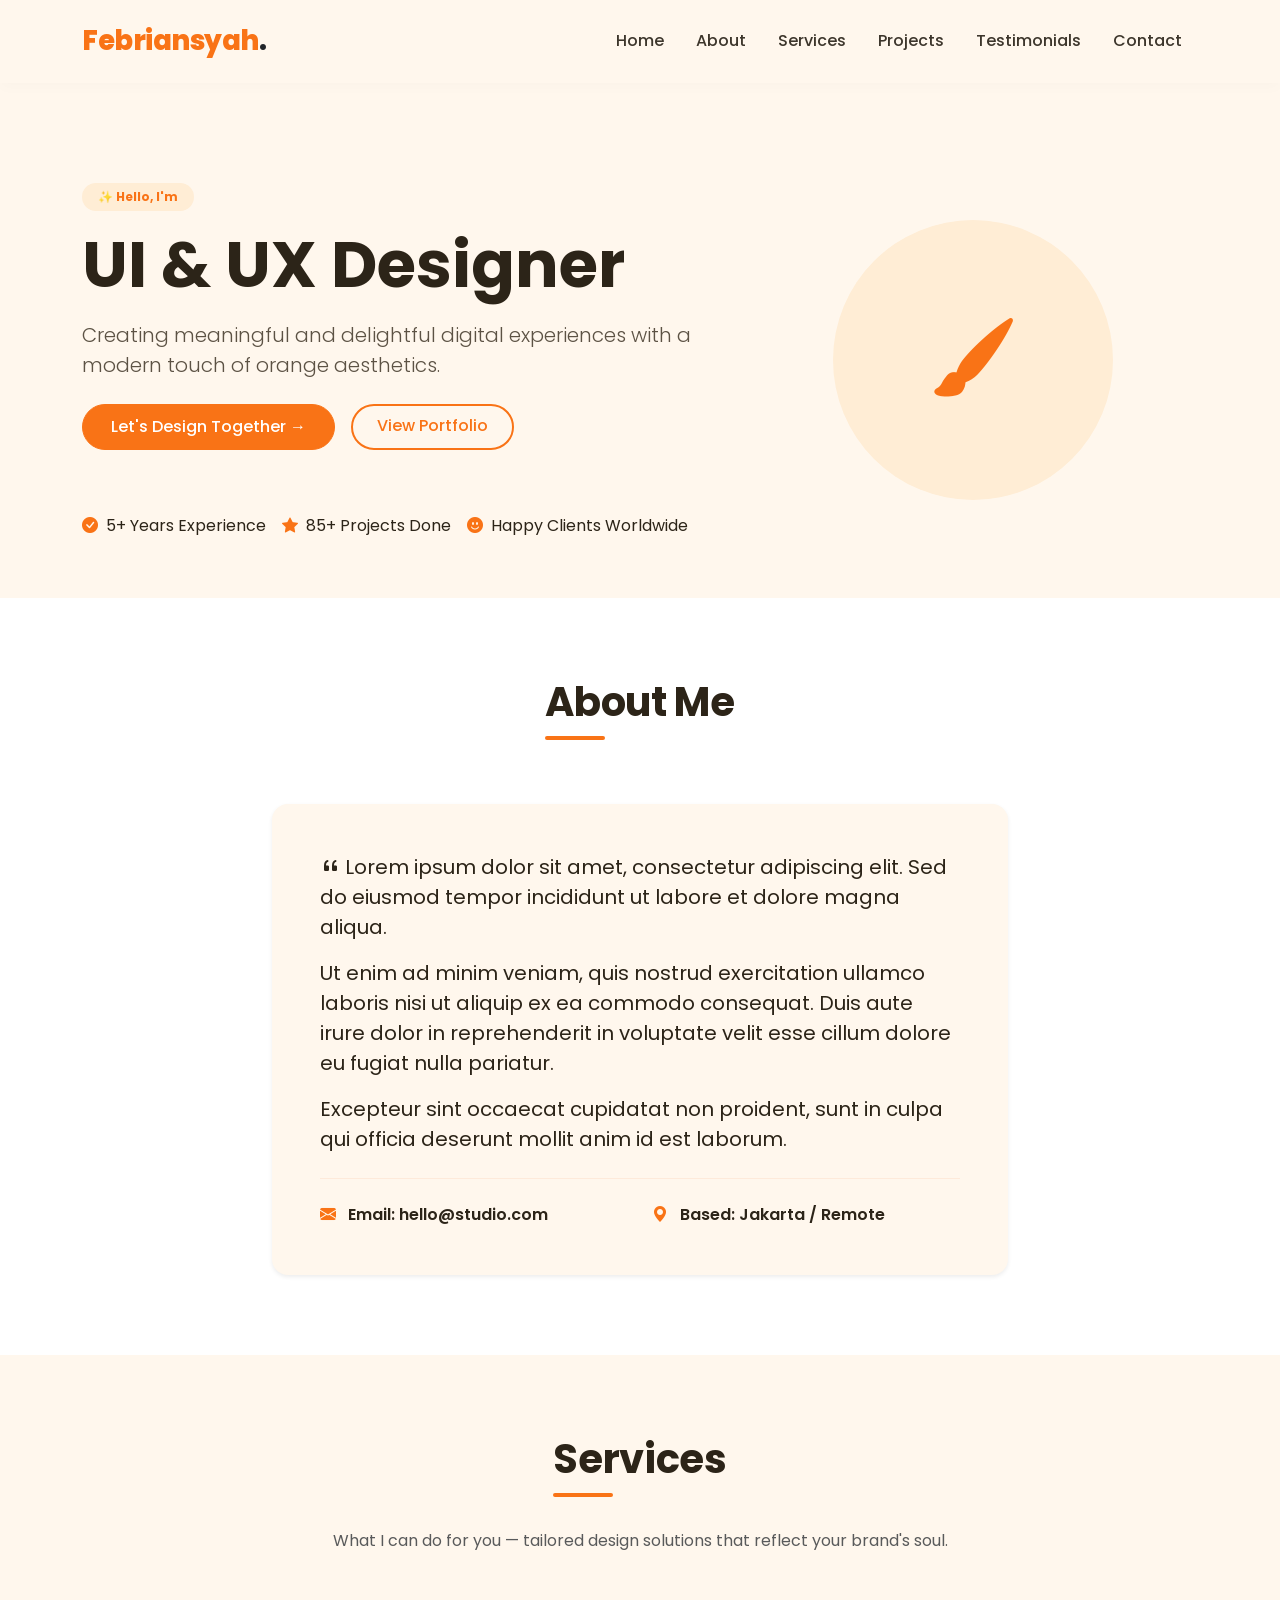
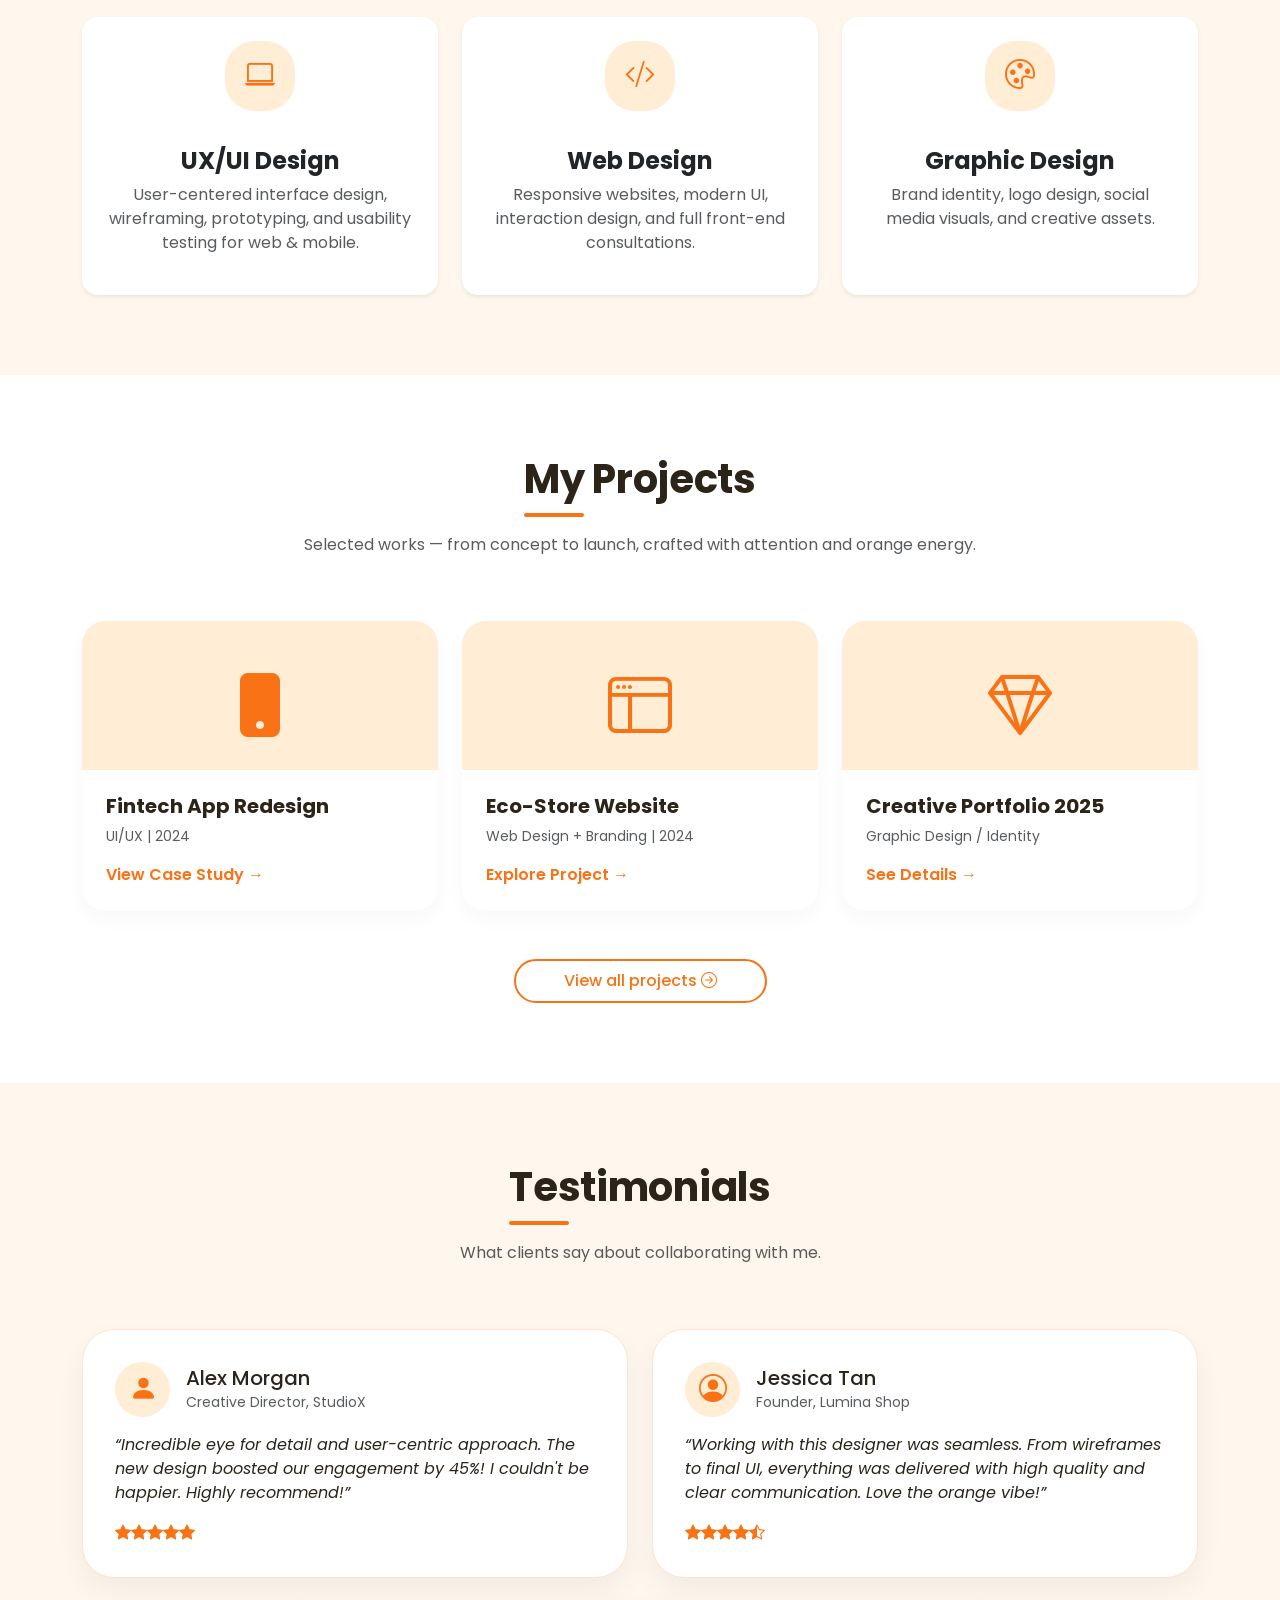
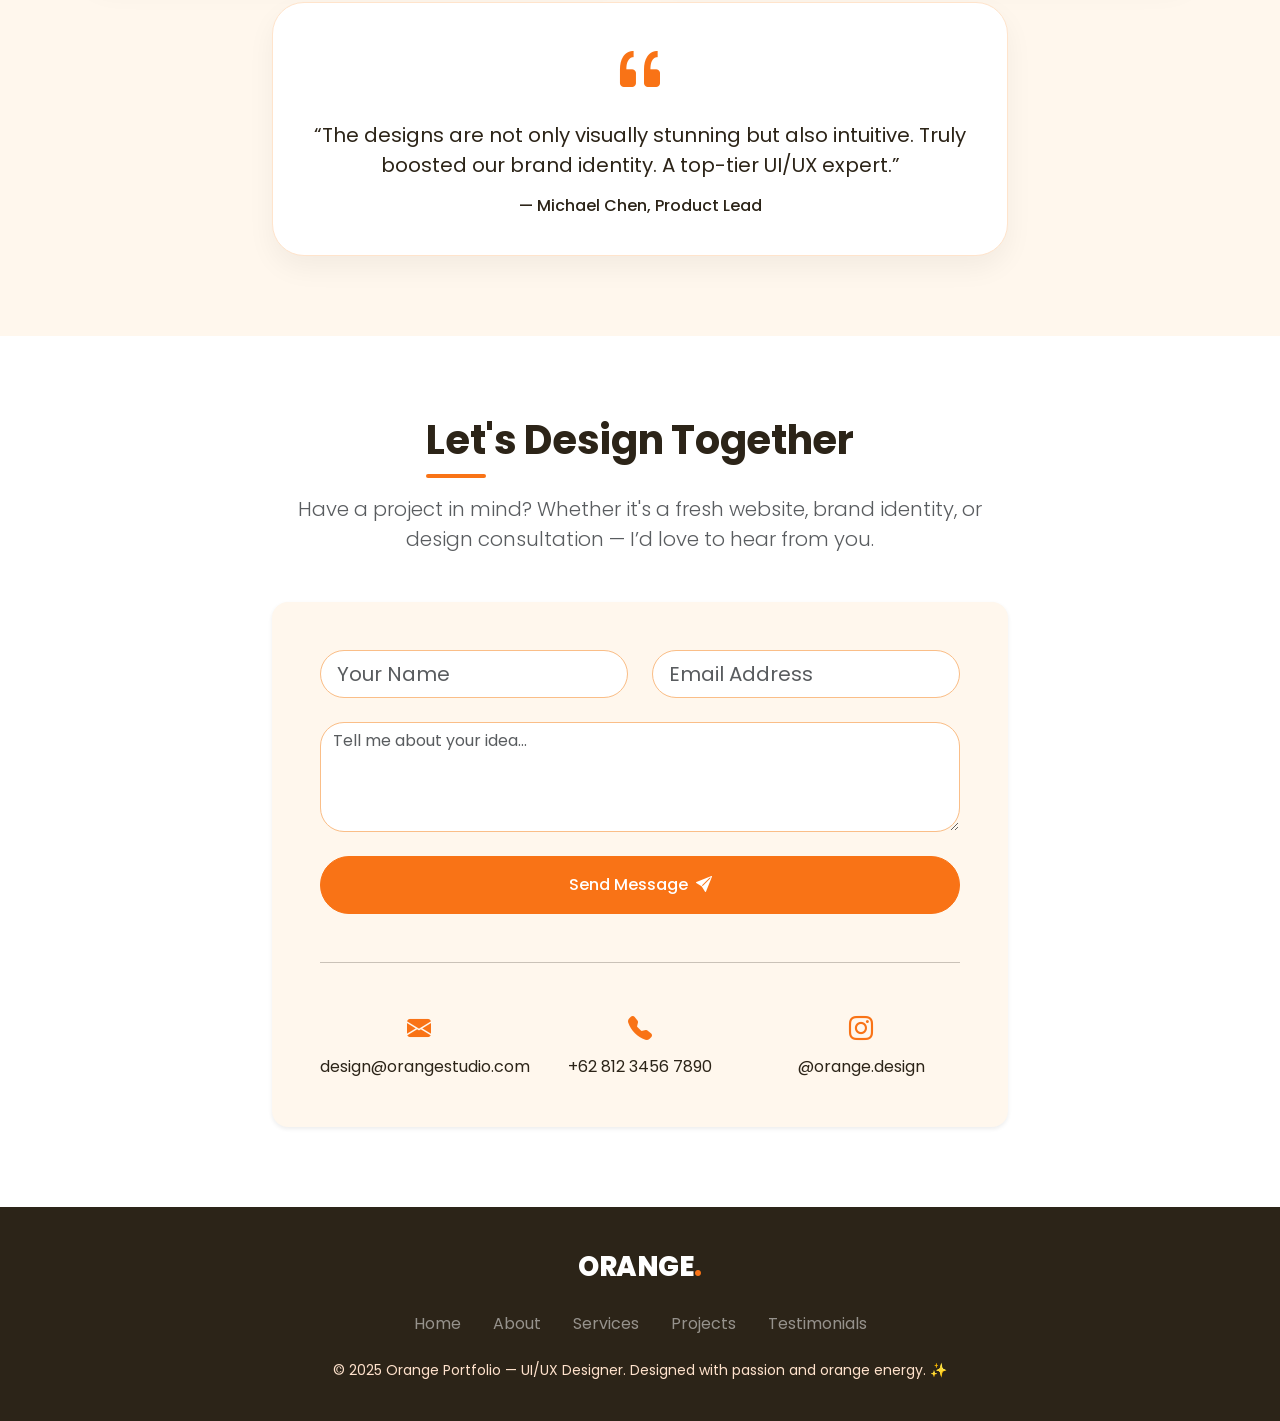
<file: tugas-bootstrap/index.html>
<!DOCTYPE html>
<html lang="en">
<head>
  <meta charset="UTF-8">
  <meta name="viewport" content="width=device-width, initial-scale=1.0, user-scalable=yes">
  <title>Febriansyah Portfolio | UI/UX Designer</title>
  <link href="https://cdn.jsdelivr.net/npm/bootstrap@5.3.0-alpha1/dist/css/bootstrap.min.css" rel="stylesheet">
  <!-- Bootstrap Icons -->
  <link rel="stylesheet" href="https://cdn.jsdelivr.net/npm/bootstrap-icons@1.11.3/font/bootstrap-icons.min.css">
  <!-- Google Fonts: Poppins -->
  <link href="https://fonts.googleapis.com/css2?family=Poppins:wght@300;400;500;600;700;800&display=swap" rel="stylesheet">
  <style>
    /* ========== GLOBAL STYLES ========== */
    * {
      margin: 0;
      padding: 0;
      box-sizing: border-box;
    }

    body {
      font-family: 'Poppins', sans-serif;
      background-color: #FFF9F0;
      color: #2C2418;
      scroll-behavior: smooth;
    }
    :root {
      --orange-primary: #F97316;
      --orange-deep: #EA580C;
      --orange-light: #FFEDD5;
      --orange-bg-soft: #FFF7ED;
      --dark-text: #2D2A24;
      --gray-muted: #6C5F4E;
    }

    .text-orange {
      color: var(--orange-primary) !important;
    }
    .bg-orange-soft {
      background-color: var(--orange-bg-soft);
    }
    .bg-orange-light {
      background-color: var(--orange-light);
    }
    .btn-orange {
      background-color: var(--orange-primary);
      border-color: var(--orange-primary);
      color: white;
      font-weight: 500;
      padding: 10px 28px;
      border-radius: 40px;
      transition: all 0.3s ease;
      font-family: 'Poppins', sans-serif;
    }
    .btn-orange:hover {
      background-color: var(--orange-deep);
      border-color: var(--orange-deep);
      color: white;
      transform: translateY(-2px);
      box-shadow: 0 8px 18px rgba(249,115,22,0.25);
    }
    .btn-outline-orange {
      border: 2px solid var(--orange-primary);
      background: transparent;
      color: var(--orange-primary);
      border-radius: 40px;
      padding: 8px 24px;
      font-weight: 500;
      transition: 0.2s;
    }
    .btn-outline-orange:hover {
      background: var(--orange-primary);
      color: white;
    }

    /* custom section spacing */
    section {
      padding: 80px 0;
    }
    .section-title {
      font-weight: 700;
      font-size: 2.5rem;
      margin-bottom: 1rem;
      position: relative;
      display: inline-block;
      letter-spacing: -0.3px;
    }
    .section-title:after {
      content: '';
      display: block;
      width: 60px;
      height: 4px;
      background: var(--orange-primary);
      margin-top: 10px;
      border-radius: 4px;
    }
    .hero-section {
      padding: 100px 0 60px;
    }
    .card-project {
      border: none;
      border-radius: 24px;
      background: white;
      transition: all 0.25s ease-in-out;
      box-shadow: 0 8px 20px rgba(0,0,0,0.03);
      overflow: hidden;
    }
    .card-project:hover {
      transform: translateY(-8px);
      box-shadow: 0 20px 30px -12px rgba(249,115,22,0.15);
    }
    .testimonial-card {
      background: white;
      border-radius: 32px;
      padding: 32px;
      box-shadow: 0 12px 28px rgba(0,0,0,0.05);
      border: 1px solid #FFE4CC;
    }
    footer {
      background: #2C2418;
      color: #FFE2CC;
      padding: 40px 0;
    }
    /* navbar custom */
    .navbar {
      background-color: rgba(255, 247, 237, 0.96);
      backdrop-filter: blur(2px);
      box-shadow: 0 4px 14px rgba(0,0,0,0.02);
    }
    .navbar-nav .nav-link {
      font-weight: 500;
      color: #3D362C;
      margin: 0 8px;
      transition: 0.2s;
    }
    .navbar-nav .nav-link:hover {
      color: var(--orange-primary);
    }
    .navbar-brand {
      font-weight: 800;
      font-size: 1.7rem;
      letter-spacing: -0.5px;
      color: var(--orange-primary);
    }
    /* service icon style */
    .service-icon {
      background: var(--orange-light);
      width: 70px;
      height: 70px;
      display: flex;
      align-items: center;
      justify-content: center;
      border-radius: 30px;
      font-size: 30px;
      color: var(--orange-primary);
      margin-bottom: 20px;
    }
    /* responsive */
    @media (max-width: 768px) {
      section {
        padding: 60px 0;
      }
      .section-title {
        font-size: 2rem;
      }
      .hero-section {
        padding: 60px 0 30px;
      }
    }
  </style>
</head>
<body>

<!-- ====================== NAVBAR (bootstrap) ====================== -->
<nav class="navbar navbar-expand-lg sticky-top py-3">
  <div class="container">
    <a class="navbar-brand" href="#">Febriansyah<span class="text-dark">.</span></a>
    <button class="navbar-toggler" type="button" data-bs-toggle="collapse" data-bs-target="#navbarMain" aria-controls="navbarMain" aria-expanded="false" aria-label="Toggle navigation">
      <span class="navbar-toggler-icon"></span>
    </button>
    <div class="collapse navbar-collapse" id="navbarMain">
      <ul class="navbar-nav ms-auto mb-2 mb-lg-0">
        <li class="nav-item"><a class="nav-link" href="#home">Home</a></li>
        <li class="nav-item"><a class="nav-link" href="#about">About</a></li>
        <li class="nav-item"><a class="nav-link" href="#services">Services</a></li>
        <li class="nav-item"><a class="nav-link" href="#projects">Projects</a></li>
        <li class="nav-item"><a class="nav-link" href="#testimonials">Testimonials</a></li>
        <li class="nav-item"><a class="nav-link" href="#contact">Contact</a></li>
      </ul>
    </div>
  </div>
</nav>

<!-- ====================== HERO SECTION ====================== -->
<section id="home" class="hero-section bg-orange-soft">
  <div class="container">
    <div class="row align-items-center gy-5">
      <div class="col-lg-7">
        <!-- badge kecil -->
        <span class="badge bg-orange-light text-orange px-3 py-2 rounded-pill mb-3">✨ Hello, I'm</span>
        <h1 class="display-3 fw-bold" style="color:#2C2418;">UI & UX Designer</h1>
        <p class="lead mt-3 text-secondary" style="color:#5C5244 !important;">Creating meaningful and delightful digital experiences with a modern touch of orange aesthetics.</p>
        <div class="d-flex flex-wrap gap-3 mt-4">
          <a href="#contact" class="btn btn-orange">Let's Design Together →</a>
          <a href="#projects" class="btn btn-outline-orange">View Portfolio</a>
        </div>
        <!-- ringkasan kecil statistic / experience fun -->
        <div class="row mt-5 g-3">
          <div class="col-auto">
            <div class="d-flex align-items-center gap-2"><i class="bi bi-check-circle-fill text-orange"></i> <span>5+ Years Experience</span></div>
          </div>
          <div class="col-auto">
            <div class="d-flex align-items-center gap-2"><i class="bi bi-star-fill text-orange"></i> <span>85+ Projects Done</span></div>
          </div>
          <div class="col-auto">
            <div class="d-flex align-items-center gap-2"><i class="bi bi-emoji-smile-fill text-orange"></i> <span>Happy Clients Worldwide</span></div>
          </div>
        </div>
      </div>
      <div class="col-lg-5 text-center">
        <!-- ilustrasi orange abstract -->
        <div class="position-relative">
          <div class="bg-orange-light rounded-circle d-inline-flex p-5" style="width: 280px; height: 280px; align-items: center; justify-content: center;">
            <i class="bi bi-brush-fill display-1 text-orange"></i>
          </div>
        </div>
      </div>
    </div>
  </div>
</section>

<!-- ====================== ABOUT ME  ====================== -->
<section id="about" class="bg-white">
  <div class="container">
    <div class="row justify-content-center">
      <div class="col-lg-10 text-center mb-5">
        <h2 class="section-title">About Me</h2>
      </div>
    </div>
    <div class="row justify-content-center">
      <div class="col-lg-8">
        <div class="p-4 p-lg-5 bg-orange-soft rounded-4 shadow-sm">
          <p class="fs-5 mb-3"><i class="bi bi-quote"></i> Lorem ipsum dolor sit amet, consectetur adipiscing elit. Sed do eiusmod tempor incididunt ut labore et dolore magna aliqua.</p>
          <p class="fs-5 mb-3">Ut enim ad minim veniam, quis nostrud exercitation ullamco laboris nisi ut aliquip ex ea commodo consequat. Duis aute irure dolor in reprehenderit in voluptate velit esse cillum dolore eu fugiat nulla pariatur.</p>
          <p class="fs-5 mb-0">Excepteur sint occaecat cupidatat non proident, sunt in culpa qui officia deserunt mollit anim id est laborum.</p>
          <hr class="my-4 border-orange" style="border-color: #FBC49E;">
          <div class="row mt-3">
            <div class="col-md-6">
              <span class="fw-semibold"><i class="bi bi-envelope-fill text-orange me-2"></i> Email: hello@studio.com</span>
            </div>
            <div class="col-md-6">
              <span class="fw-semibold"><i class="bi bi-geo-alt-fill text-orange me-2"></i> Based: Jakarta / Remote</span>
            </div>
          </div>
        </div>
      </div>
    </div>
  </div>
</section>

<!-- ====================== LAYANAN / SERVICES (UX/UI Design, Web Design, Graphic Design) ====================== -->
<section id="services" class="bg-orange-soft">
  <div class="container">
    <div class="row text-center mb-5">
      <div class="col">
        <h2 class="section-title mx-auto">Services</h2>
        <p class="text-muted mt-3">What I can do for you — tailored design solutions that reflect your brand's soul.</p>
      </div>
    </div>
    <div class="row g-4">
      <!-- Service 1: UX/UI Design -->
      <div class="col-md-4">
        <div class="card h-100 border-0 shadow-sm p-4 text-center rounded-4 bg-white">
          <div class="service-icon mx-auto">
            <i class="bi bi-laptop"></i>
          </div>
          <h4 class="fw-bold mt-3">UX/UI Design</h4>
          <p class="text-muted">User-centered interface design, wireframing, prototyping, and usability testing for web & mobile.</p>
        </div>
      </div>
      <!-- Service 2: Web Design -->
      <div class="col-md-4">
        <div class="card h-100 border-0 shadow-sm p-4 text-center rounded-4 bg-white">
          <div class="service-icon mx-auto">
            <i class="bi bi-code-slash"></i>
          </div>
          <h4 class="fw-bold mt-3">Web Design</h4>
          <p class="text-muted">Responsive websites, modern UI, interaction design, and full front-end consultations.</p>
        </div>
      </div>
      <!-- Service 3: Graphic Design -->
      <div class="col-md-4">
        <div class="card h-100 border-0 shadow-sm p-4 text-center rounded-4 bg-white">
          <div class="service-icon mx-auto">
            <i class="bi bi-palette"></i>
          </div>
          <h4 class="fw-bold mt-3">Graphic Design</h4>
          <p class="text-muted">Brand identity, logo design, social media visuals, and creative assets.</p>
        </div>
      </div>
    </div>
  </div>
</section>

<!-- ====================== PROJECTS SECTION (My Projects) ====================== -->
<section id="projects" class="bg-white">
  <div class="container">
    <div class="row text-center mb-5">
      <div class="col">
        <h2 class="section-title mx-auto">My Projects</h2>
        <p class="text-muted">Selected works — from concept to launch, crafted with attention and orange energy.</p>
      </div>
    </div>
    <div class="row g-4">
      <!-- Project 1 -->
      <div class="col-md-6 col-lg-4">
        <div class="card-project">
          <div class="bg-orange-light p-4 text-center pt-5 pb-4">
            <i class="bi bi-phone-fill display-3 text-orange"></i>
          </div>
          <div class="card-body p-4">
            <h5 class="fw-bold">Fintech App Redesign</h5>
            <p class="text-muted small">UI/UX | 2024</p>
            <a href="#" class="fw-semibold text-orange text-decoration-none">View Case Study →</a>
          </div>
        </div>
      </div>
      <!-- Project 2 -->
      <div class="col-md-6 col-lg-4">
        <div class="card-project">
          <div class="bg-orange-light p-4 text-center pt-5 pb-4">
            <i class="bi bi-window-sidebar display-3 text-orange"></i>
          </div>
          <div class="card-body p-4">
            <h5 class="fw-bold">Eco-Store Website</h5>
            <p class="text-muted small">Web Design + Branding | 2024</p>
            <a href="#" class="fw-semibold text-orange text-decoration-none">Explore Project →</a>
          </div>
        </div>
      </div>
      <!-- Project 3 -->
      <div class="col-md-6 col-lg-4">
        <div class="card-project">
          <div class="bg-orange-light p-4 text-center pt-5 pb-4">
            <i class="bi bi-gem display-3 text-orange"></i>
          </div>
          <div class="card-body p-4">
            <h5 class="fw-bold">Creative Portfolio 2025</h5>
            <p class="text-muted small">Graphic Design / Identity</p>
            <a href="#" class="fw-semibold text-orange text-decoration-none">See Details →</a>
          </div>
        </div>
      </div>
    </div>
    <div class="text-center mt-5">
      <a href="#" class="btn btn-outline-orange px-5">View all projects <i class="bi bi-arrow-right-circle"></i></a>
    </div>
  </div>
</section>

<!-- ====================== TESTIMONIALS (Testimonial text goes here) ====================== -->
<section id="testimonials" class="bg-orange-soft">
  <div class="container">
    <div class="row text-center mb-5">
      <div class="col">
        <h2 class="section-title mx-auto">Testimonials</h2>
        <p class="text-muted">What clients say about collaborating with me.</p>
      </div>
    </div>
    <div class="row g-4">
      <div class="col-md-6">
        <div class="testimonial-card">
          <div class="d-flex gap-3 align-items-center mb-3">
            <div class="bg-orange-light rounded-circle d-flex align-items-center justify-content-center" style="width: 55px; height: 55px;"><i class="bi bi-person-fill text-orange fs-3"></i></div>
            <div><h5 class="mb-0">Alex Morgan</h5><small class="text-muted">Creative Director, StudioX</small></div>
          </div>
          <p class="fst-italic mb-0">“Incredible eye for detail and user-centric approach. The new design boosted our engagement by 45%! I couldn't be happier. Highly recommend!”</p>
          <div class="mt-3 text-orange"><i class="bi bi-star-fill"></i><i class="bi bi-star-fill"></i><i class="bi bi-star-fill"></i><i class="bi bi-star-fill"></i><i class="bi bi-star-fill"></i></div>
        </div>
      </div>
      <div class="col-md-6">
        <div class="testimonial-card">
          <div class="d-flex gap-3 align-items-center mb-3">
            <div class="bg-orange-light rounded-circle d-flex align-items-center justify-content-center" style="width: 55px; height: 55px;"><i class="bi bi-person-circle text-orange fs-3"></i></div>
            <div><h5 class="mb-0">Jessica Tan</h5><small class="text-muted">Founder, Lumina Shop</small></div>
          </div>
          <p class="fst-italic mb-0">“Working with this designer was seamless. From wireframes to final UI, everything was delivered with high quality and clear communication. Love the orange vibe!”</p>
          <div class="mt-3 text-orange"><i class="bi bi-star-fill"></i><i class="bi bi-star-fill"></i><i class="bi bi-star-fill"></i><i class="bi bi-star-fill"></i><i class="bi bi-star-half"></i></div>
        </div>
      </div>
    </div>
    <!-- tambahan testimoni ketiga optional -->
    <div class="row mt-4 justify-content-center">
      <div class="col-md-8">
        <div class="testimonial-card text-center">
          <i class="bi bi-quote display-3 text-orange"></i>
          <p class="fs-5 mt-2">“The designs are not only visually stunning but also intuitive. Truly boosted our brand identity. A top-tier UI/UX expert.”</p>
          <h6 class="mt-3">— Michael Chen, Product Lead</h6>
        </div>
      </div>
    </div>
  </div>
</section>

<!-- ====================== LET'S DESIGN TOGETHER + CONTACT SECTION ====================== -->
<section id="contact" class="bg-white">
  <div class="container">
    <div class="row justify-content-center">
      <div class="col-lg-8 text-center">
        <h2 class="section-title mx-auto">Let's Design Together</h2>
        <p class="lead text-muted mb-5">Have a project in mind? Whether it's a fresh website, brand identity, or design consultation — I’d love to hear from you.</p>
        <div class="p-5 bg-orange-soft rounded-4 shadow-sm">
          <form action="#" method="post" class="row g-4">
            <div class="col-md-6">
              <input type="text" class="form-control form-control-lg" placeholder="Your Name" required style="border-radius: 50px; border:1px solid #FABE88;">
            </div>
            <div class="col-md-6">
              <input type="email" class="form-control form-control-lg" placeholder="Email Address" required style="border-radius: 50px; border:1px solid #FABE88;">
            </div>
            <div class="col-12">
              <textarea rows="4" class="form-control" placeholder="Tell me about your idea..." style="border-radius: 24px; border:1px solid #FABE88;"></textarea>
            </div>
            <div class="col-12">
              <button type="submit" class="btn btn-orange px-5 py-3 w-100 w-md-auto">Send Message <i class="bi bi-send-fill ms-1"></i></button>
            </div>
          </form>
          <hr class="my-5">
          <div class="row mt-2">
            <div class="col-md-4">
              <i class="bi bi-envelope-fill text-orange fs-4"></i>
              <p class="mt-2 mb-0">design@orangestudio.com</p>
            </div>
            <div class="col-md-4">
              <i class="bi bi-telephone-fill text-orange fs-4"></i>
              <p class="mt-2 mb-0">+62 812 3456 7890</p>
            </div>
            <div class="col-md-4">
              <i class="bi bi-instagram text-orange fs-4"></i>
              <p class="mt-2 mb-0">@orange.design</p>
            </div>
          </div>
        </div>
      </div>
    </div>
  </div>
</section>

<!-- ====================== FOOTER ====================== -->
<footer>
  <div class="container text-center">
    <div class="mb-3">
      <a class="navbar-brand text-white" href="#">ORANGE<span style="color:#F97316;">.</span></a>
    </div>
    <ul class="nav justify-content-center mb-3">
      <li class="nav-item"><a href="#home" class="nav-link px-3 text-white-50">Home</a></li>
      <li class="nav-item"><a href="#about" class="nav-link px-3 text-white-50">About</a></li>
      <li class="nav-item"><a href="#services" class="nav-link px-3 text-white-50">Services</a></li>
      <li class="nav-item"><a href="#projects" class="nav-link px-3 text-white-50">Projects</a></li>
      <li class="nav-item"><a href="#testimonials" class="nav-link px-3 text-white-50">Testimonials</a></li>
    </ul>
    <p class="small mb-0">© 2025 Orange Portfolio — UI/UX Designer. Designed with passion and orange energy. ✨</p>
  </div>
</footer>

<!-- Bootstrap JS Bundle (untuk interaksi navbar toggler, dll) -->
<script src="https://cdn.jsdelivr.net/npm/bootstrap@5.3.0-alpha1/dist/js/bootstrap.bundle.min.js"></script>

</body>
</html>
</file>
